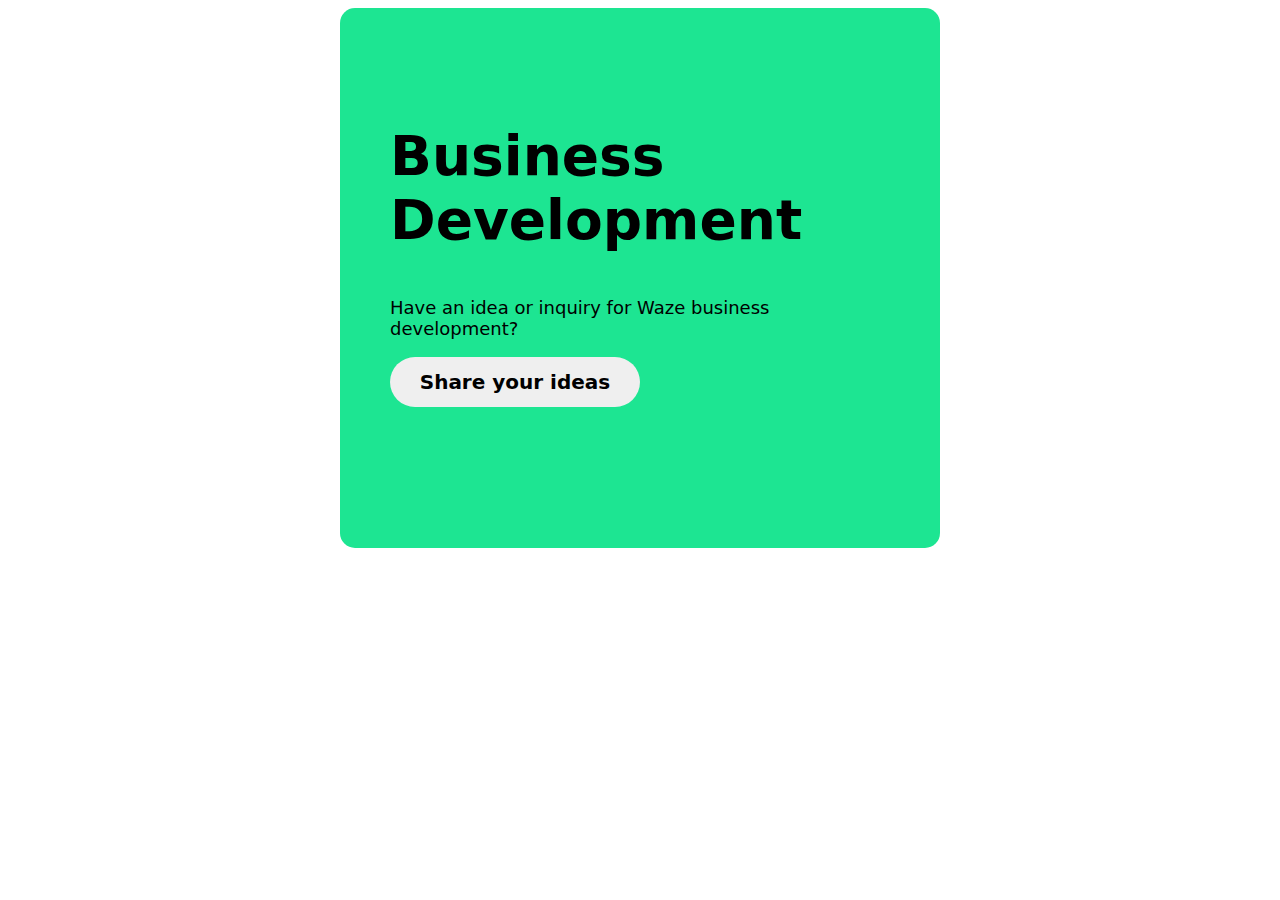
<file: task1/index.html>
<!DOCTYPE html>
<html lang="en">
<head>
    <meta charset="UTF-8">
    <meta name="viewport" content="width=device-width, initial-scale=1.0">
    <title>Day1_Task1</title>
    <link rel="stylesheet" href="style.css">
</head>
<body>
    <div class="card">
        <h2 class="title">Business Development</h2>
        <p class="para">Have an idea or inquiry for Waze business development?</p>
        <button class="btn">Share your ideas</button>
    </div>
</body>
</html>
</file>
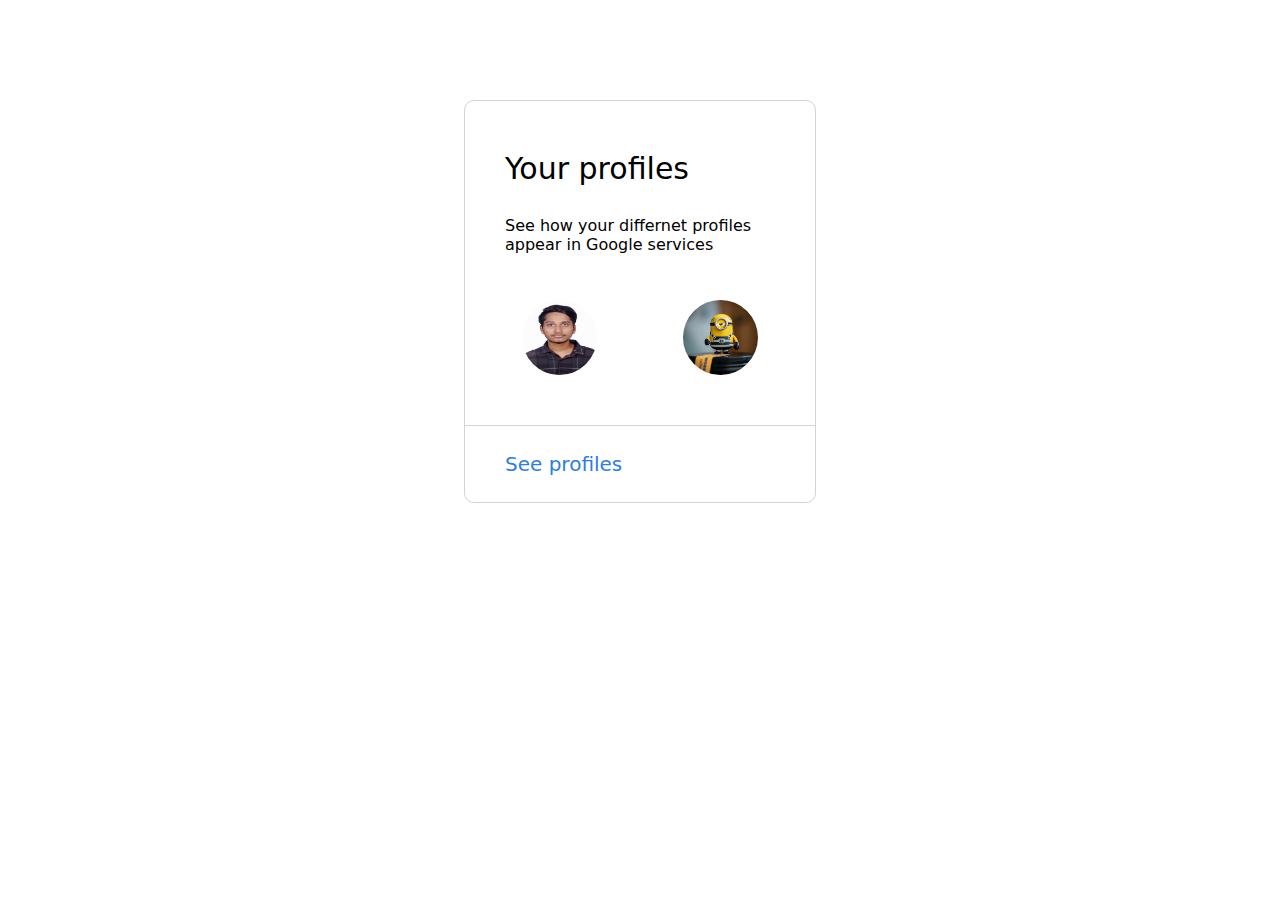
<file: task2/index.html>
<!DOCTYPE html>
<html lang="en">
<head>
    <meta charset="UTF-8">
    <meta name="viewport" content="width=device-width, initial-scale=1.0">
    <title>Day1_task2</title>
    <link rel="stylesheet" href="style.css">
</head>
<body>
    <div class="card">
        <h3>Your profiles</h3>
        <p class="para">See how your differnet profiles appear in Google services</p>
        <p class="img-center">
        <img src="uttej.JPG" alt="" class="pfl-img">
        <img src="avatar.jpg" alt="" class="pfl-img">
        </p>
        <hr>
        <p class="link"><a href="#">See profiles</a></p>
    </div>
</body>
</html>
</file>
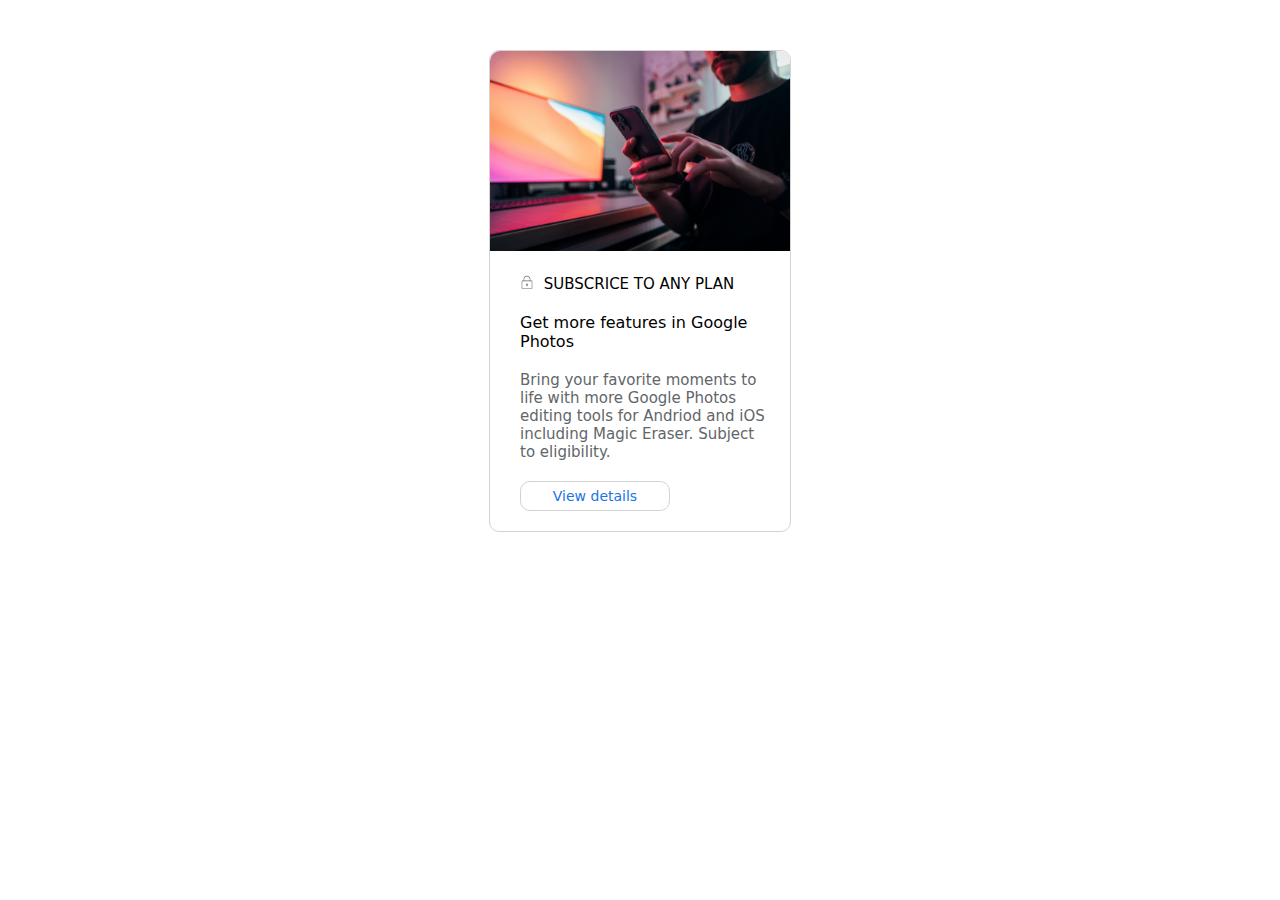
<file: task3/index.html>
<!DOCTYPE html>
<html lang="en">
<head>
    <meta charset="UTF-8">
    <meta name="viewport" content="width=device-width, initial-scale=1.0">
    <title>Document</title>
    <link rel="stylesheet" href="style.css">
</head>
<body>
    <div class="card">
        <img class="img" src="mobile.jpg" alt="">
        <p class="sub-head">
            <svg xmlns="http://www.w3.org/2000/svg" xmlns:xlink="http://www.w3.org/1999/xlink" viewBox="0,0,256,256"  fill-rule="nonzero"><g fill="#626669" fill-rule="nonzero" stroke="none" stroke-width="10" stroke-linecap="butt" stroke-linejoin="miter" stroke-miterlimit="10" stroke-dasharray="" stroke-dashoffset="0" font-family="none" font-weight="none" font-size="none" text-anchor="none" style="mix-blend-mode: normal"><g transform="scale(5.12,5.12)"><path d="M25,3c-6.63672,0 -12,5.36328 -12,12v5h-4c-1.64453,0 -3,1.35547 -3,3v24c0,1.64453 1.35547,3 3,3h32c1.64453,0 3,-1.35547 3,-3v-24c0,-1.64453 -1.35547,-3 -3,-3h-4v-5c0,-6.63672 -5.36328,-12 -12,-12zM25,5c5.56641,0 10,4.43359 10,10v5h-20v-5c0,-5.56641 4.43359,-10 10,-10zM9,22h32c0.55469,0 1,0.44531 1,1v24c0,0.55469 -0.44531,1 -1,1h-32c-0.55469,0 -1,-0.44531 -1,-1v-24c0,-0.55469 0.44531,-1 1,-1zM25,30c-1.69922,0 -3,1.30078 -3,3c0,0.89844 0.39844,1.6875 1,2.1875v2.8125c0,1.10156 0.89844,2 2,2c1.10156,0 2,-0.89844 2,-2v-2.8125c0.60156,-0.5 1,-1.28906 1,-2.1875c0,-1.69922 -1.30078,-3 -3,-3z"></path></g></g></svg>

         Subscrice to any plan</p>
        <h3 class="head">Get more features in Google Photos</h3>
        <p class="para">Bring your favorite moments to life with more Google Photos editing tools for Andriod and iOS including Magic Eraser. Subject to eligibility.</p>
        <button class="btn">View details</button>
    </div>
</body>
</html>
</file>
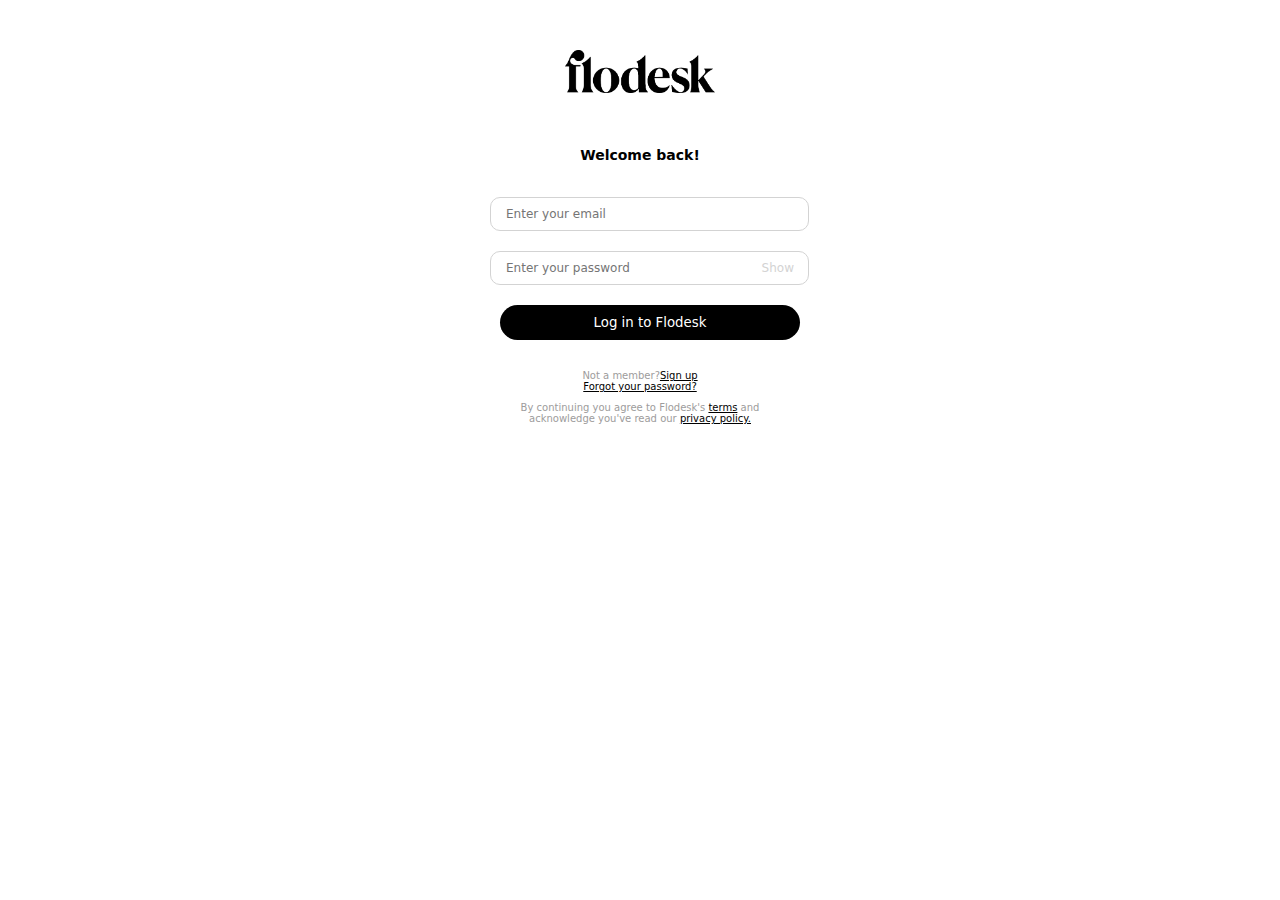
<file: task4/index.html>
<!DOCTYPE html>
<html lang="en">
<head>
    <meta charset="UTF-8">
    <meta name="viewport" content="width=device-width, initial-scale=1.0">
    <title>Document</title>
    <link rel="stylesheet" href="style.css">
</head>
<body>
    <div class="card">
        <p class="main">
            <img src="logo.png" alt="" class="logo">
        </p>
        <p class="welcome">Welcome back!</p>
        <input type="text" class="email input" placeholder="Enter your email">
        <br>
        <div class="password-container">
            <input type="password" class="password-input input" placeholder="Enter your password" >
            <button class="show-password-button">Show</button>
        </div>
        <button class="btn">Log in to Flodesk</button>
        <div class="down">
        <p>
            Not a member?<a href="#" class="link">Sign up</a>
            <br>
            <a href="#" class="link">Forgot your password?</a>
        </p>
        <p class="footer">
            By continuing you agree to Flodesk's <a href="#" class="link footer">terms</a> and acknowledge you've read our <a href="#" class="link footer">privacy policy.</a>
        </p>
    </div>
    </div>
</body>
</html>
</file>
<file: task1/style.css>
*{
    font-family: system-ui, -apple-system, BlinkMacSystemFont, 'Segoe UI', Roboto, Oxygen, Ubuntu, Cantarell, 'Open Sans', 'Helvetica Neue', sans-serif;
}

.card{
    width: 600px;
    height:500px;
    background-color: #1de592;
    margin: 0px auto;
    border-radius: 15px;
    padding: 20px 0px;
}

.title{
    font-size: 55px;
    padding: 50px 50px 0px 50px;
}

.para{
    font-size: 18px;
    padding: 0px 50px;
    font-weight: 500;
}

.btn{
    font-weight: 700;
    font-size: 20px;
    width: 250px;
    height: 50px;
    margin: 0px 50px;
    border: none;
    border-radius: 25px;
}
</file>
<file: task2/style.css>
*{
    font-family: system-ui, -apple-system, BlinkMacSystemFont, 'Segoe UI', Roboto, Oxygen, Ubuntu, Cantarell, 'Open Sans', 'Helvetica Neue', sans-serif;
}

.card{
    width: 350px;
    border: 1px solid lightgray;
    border-radius: 10px;
    margin: 100px auto;
}

h3{
    font-weight: 400;
    font-size: 30px;
    padding: 20px 40px 0px;
}

.para{
    padding: 0px 40px 0px;
}

.img-center{
    text-align: center;
}

.pfl-img{
    justify-content: center;
    height: 75px;
    width: 75px;
    border-radius: 50%;
    padding: 30px 40px;
}

hr{
    height: 1px;
    background-color: lightgray;
    border: none;
}

.link{
    padding: 10px 40px ;
}

a{
    font-size: 20px;
    font-weight: 450;
    text-decoration: none;
    color: #2c7de9;
}
</file>
<file: task3/style.css>
*{
    font-family: system-ui, -apple-system, BlinkMacSystemFont, 'Segoe UI', Roboto, Oxygen, Ubuntu, Cantarell, 'Open Sans', 'Helvetica Neue', sans-serif;
}

.card{
    margin: 50px auto;
    width: 300px;
    border: 1px solid lightgrey;
    border-radius: 10px;
}

.img{
    width: 100%;
    border-radius: 10px 10px 0px 0px ;
}

p{
    font-size: 20px;
}

.btn{
    border: 1px solid lightgrey;
    background-color: white;
    color: #1C73E8;
    font-size: 16px;
    font-weight: 500;
    font-size: 14px;
    border-radius: 10px;
    margin: 0px 20px 20px 30px;
    padding: 5px 15px;
    height: 30px;
    width: 150px;
}

.sub-head{
    margin: 20px 20px 20px 30px;
    font-size: 15px;
    font-weight: 500;
    text-transform: uppercase;
}

svg{
    width: 14px;
    height: 14px;
    margin-right: 5px ;
}

.head{
    margin: 0px 20px 20px 30px;
    font-weight: 450;
    font-size: 16px;
}

.para{
    margin: 0px 20px 20px 30px;
    font-size: 15px;
    color: #626669;
}
</file>
<file: task4/style.css>
*{
    font-family: system-ui, -apple-system, BlinkMacSystemFont, 'Segoe UI', Roboto, Oxygen, Ubuntu, Cantarell, 'Open Sans', 'Helvetica Neue', sans-serif;
}

.card{
    width: 300px;
    margin: 50px auto;
    box-sizing: border-box;
}

.logo{
    float: center;
    width: 150px;
}

.main{
    text-align: center;
}

.input{
    height: 30px;
    width: 100%;
    border: 1px solid lightgray;
    border-radius: 10px;
    font-size: 12px;
    padding-left: 15px;
    margin-top: 20px;
}

.password-container {
    width: 100%;
    position: relative;
    display: inline-block;
  }
  
.show-password-button {
    margin-top: 10px;
    position: absolute;
    right: -10px;
    top: 50%;
    transform: translateY(-50%);
    border: none;
    background-color: white;
    color: lightgrey;
    font-size: 12px;
  }

.btn{
    border: none;
    width: 100%;
    background-color: black;
    color: white;
    margin: 20px 10px;
    border-radius: 40px;
    padding: 10px;
    font-weight: 500;
}

.welcome{
    text-align: center;
    font-weight: 600;
    font-size: 14px;
    margin-top: 50px;
}

.down{
    font-size: 10px;
    text-align: center;
    color: rgb(157, 156, 156);
}

.link{
    color: black;
}
</file>
